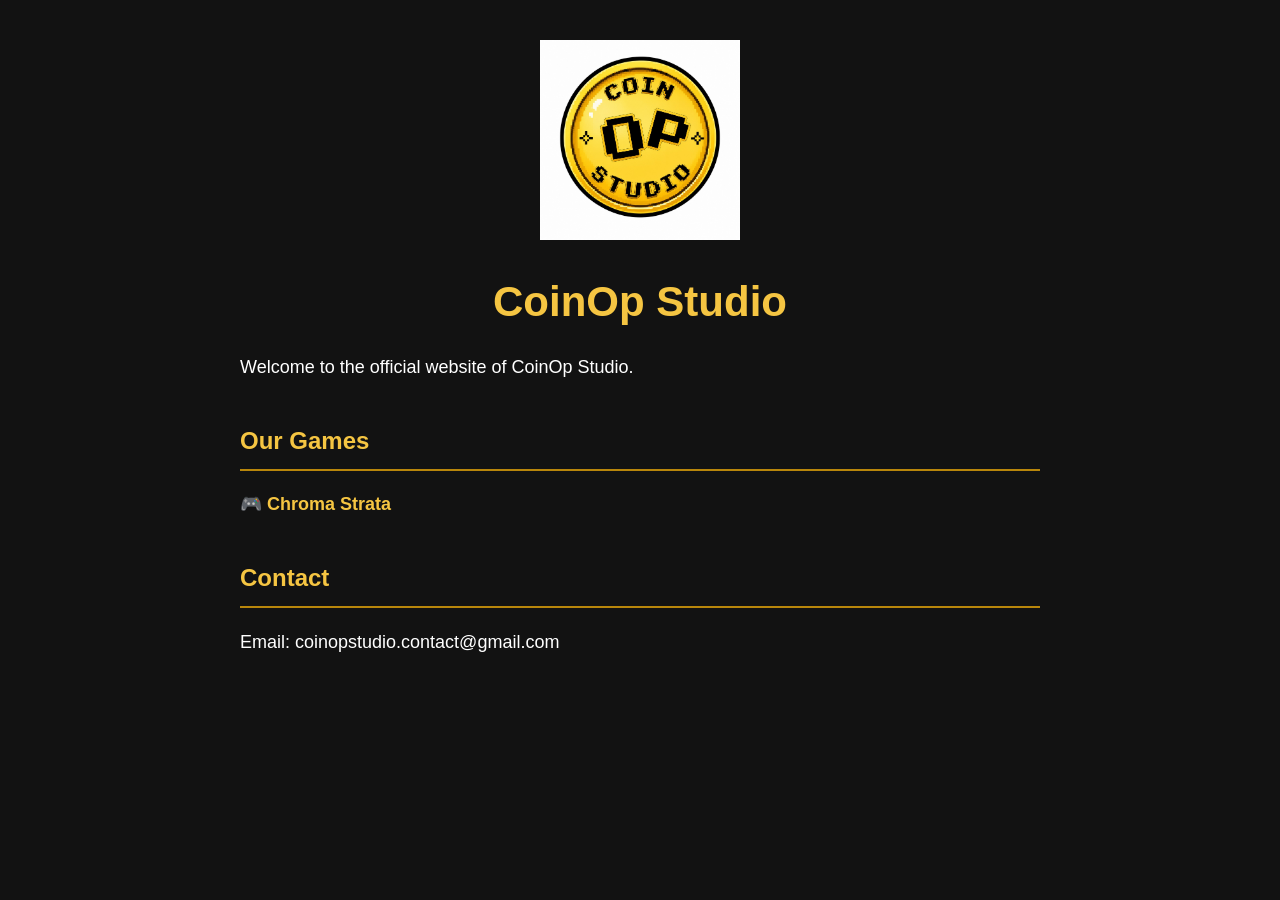
<file: index.html>
<!DOCTYPE html>
<html>

<head>
    <title>CoinOp Studio</title>
    <link rel="stylesheet" href="style.css">
</head>

<body>

    <img src="logo.jpeg" alt="CoinOp Studio Logo">

    <h1>CoinOp Studio</h1>

    <p>
        Welcome to the official website of CoinOp Studio.
    </p>

    <h2>Our Games</h2>

    <p>
        🎮 <a href="privacy.html">Chroma Strata</a>
    </p>

    <h2>Contact</h2>

    <p>
        Email: coinopstudio.contact@gmail.com
    </p>

</body>

</html>
</file>
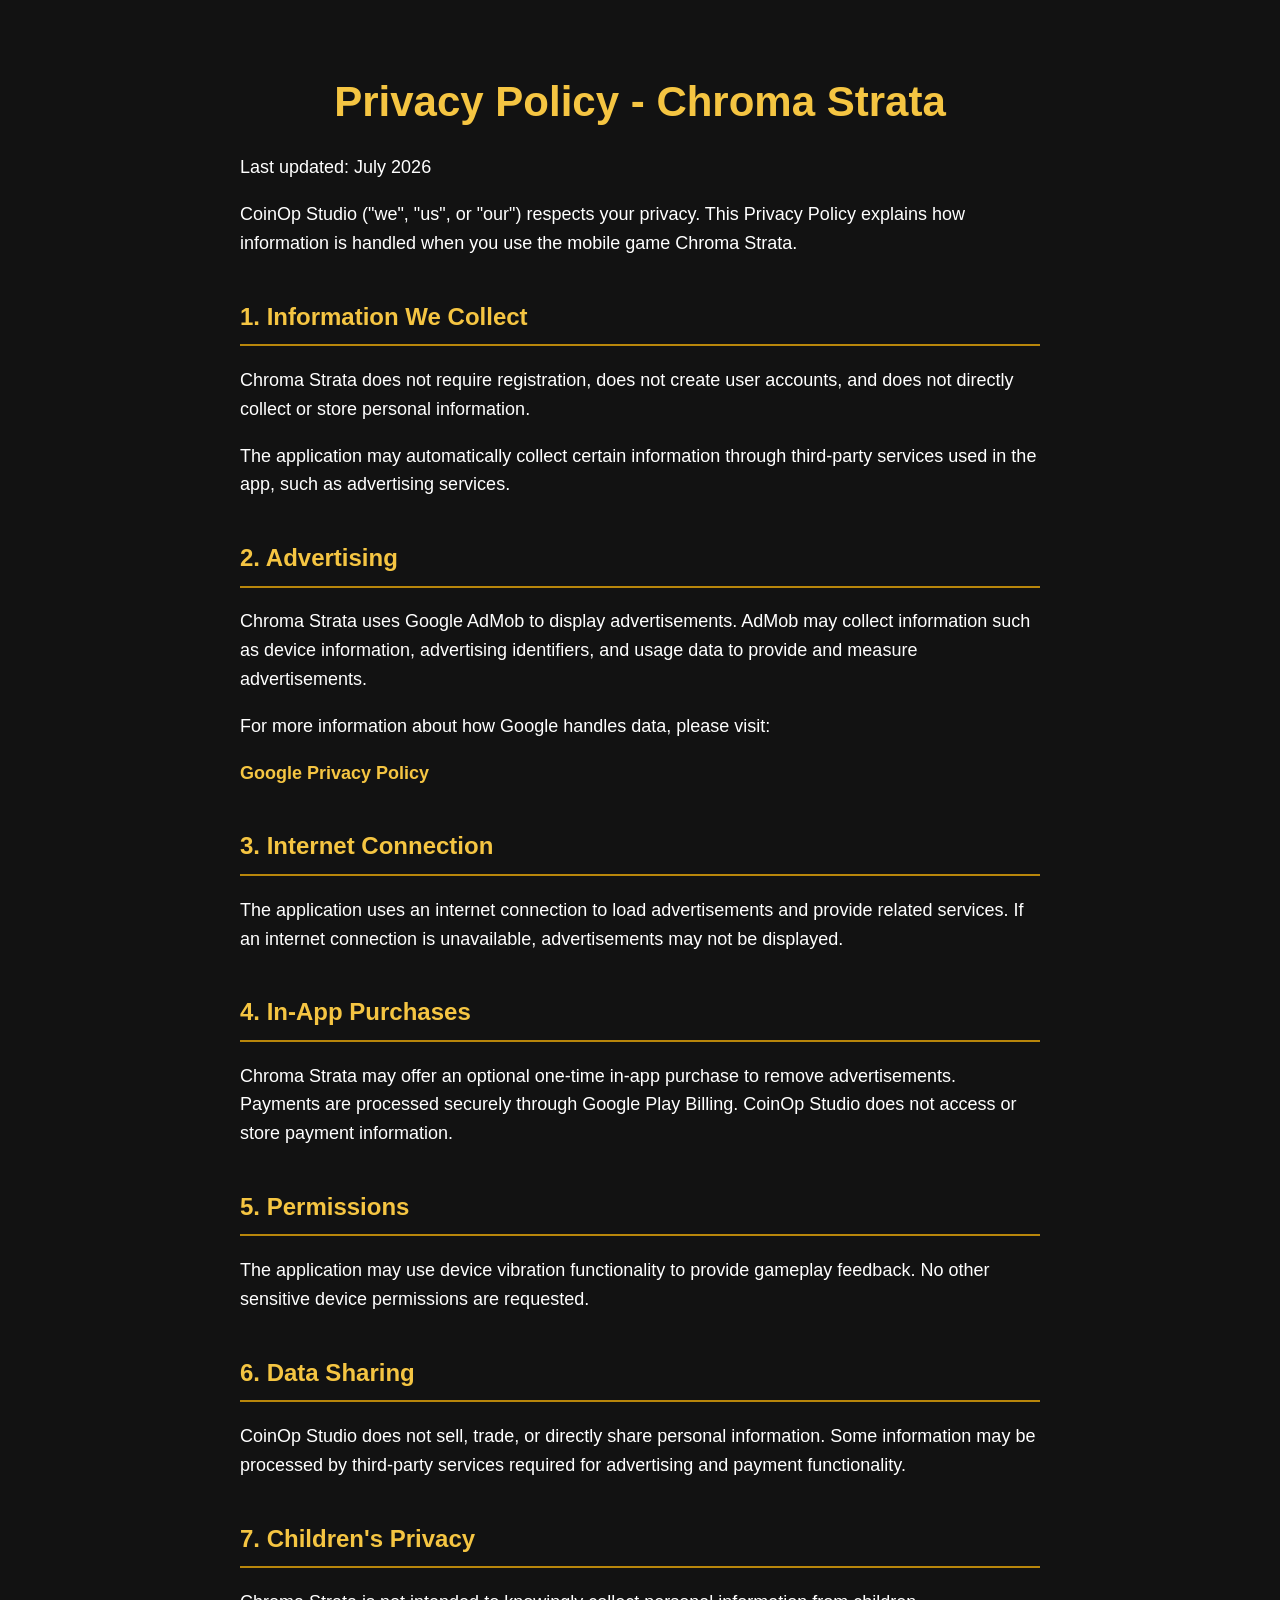
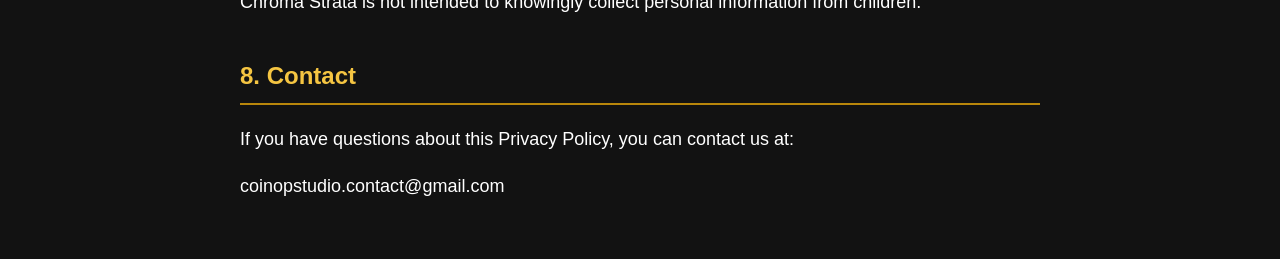
<file: privacy.html>
<!DOCTYPE html>
<html>

<head>
    <title>Chroma Strata - Privacy Policy</title>
    <link rel="stylesheet" href="style.css">
</head>

<body>

<h1>Privacy Policy - Chroma Strata</h1>

<p>
Last updated: July 2026
</p>

<p>
CoinOp Studio ("we", "us", or "our") respects your privacy.
This Privacy Policy explains how information is handled when you use
the mobile game Chroma Strata.
</p>


<h2>1. Information We Collect</h2>

<p>
Chroma Strata does not require registration, does not create user accounts,
and does not directly collect or store personal information.
</p>

<p>
The application may automatically collect certain information through
third-party services used in the app, such as advertising services.
</p>


<h2>2. Advertising</h2>

<p>
Chroma Strata uses Google AdMob to display advertisements.
AdMob may collect information such as device information,
advertising identifiers, and usage data to provide and measure advertisements.
</p>

<p>
For more information about how Google handles data, please visit:
</p>

<p>
<a href="https://policies.google.com/privacy">
Google Privacy Policy
</a>
</p>


<h2>3. Internet Connection</h2>

<p>
The application uses an internet connection to load advertisements
and provide related services.
If an internet connection is unavailable, advertisements may not be displayed.
</p>


<h2>4. In-App Purchases</h2>

<p>
Chroma Strata may offer an optional one-time in-app purchase to remove advertisements.
Payments are processed securely through Google Play Billing.
CoinOp Studio does not access or store payment information.
</p>


<h2>5. Permissions</h2>

<p>
The application may use device vibration functionality to provide gameplay feedback.
No other sensitive device permissions are requested.
</p>


<h2>6. Data Sharing</h2>

<p>
CoinOp Studio does not sell, trade, or directly share personal information.
Some information may be processed by third-party services required for
advertising and payment functionality.
</p>


<h2>7. Children's Privacy</h2>

<p>
Chroma Strata is not intended to knowingly collect personal information from children.
</p>


<h2>8. Contact</h2>

<p>
If you have questions about this Privacy Policy, you can contact us at:
</p>

<p>
coinopstudio.contact@gmail.com
</p>


</body>

</html>
</file>
<file: style.css>
body {
    font-family: Arial, sans-serif;
    max-width: 800px;
    margin: 0 auto;
    padding: 40px 20px;
    line-height: 1.6;
    background-color: #121212;
    color: #ffffff;
}


img {
    max-width: 200px;
    display: block;
    margin: 0 auto 25px auto;
}


h1 {
    text-align: center;
    font-size: 42px;
    color: #F5C542;
    margin-bottom: 10px;
}


h2 {
    margin-top: 40px;
    color: #F5C542;
    border-bottom: 2px solid #B8860B;
    padding-bottom: 8px;
}


p {
    font-size: 18px;
}


a {
    color: #F5C542;
    text-decoration: none;
    font-weight: bold;
}


a:hover {
    color: #ffffff;
    text-decoration: underline;
}
</file>
